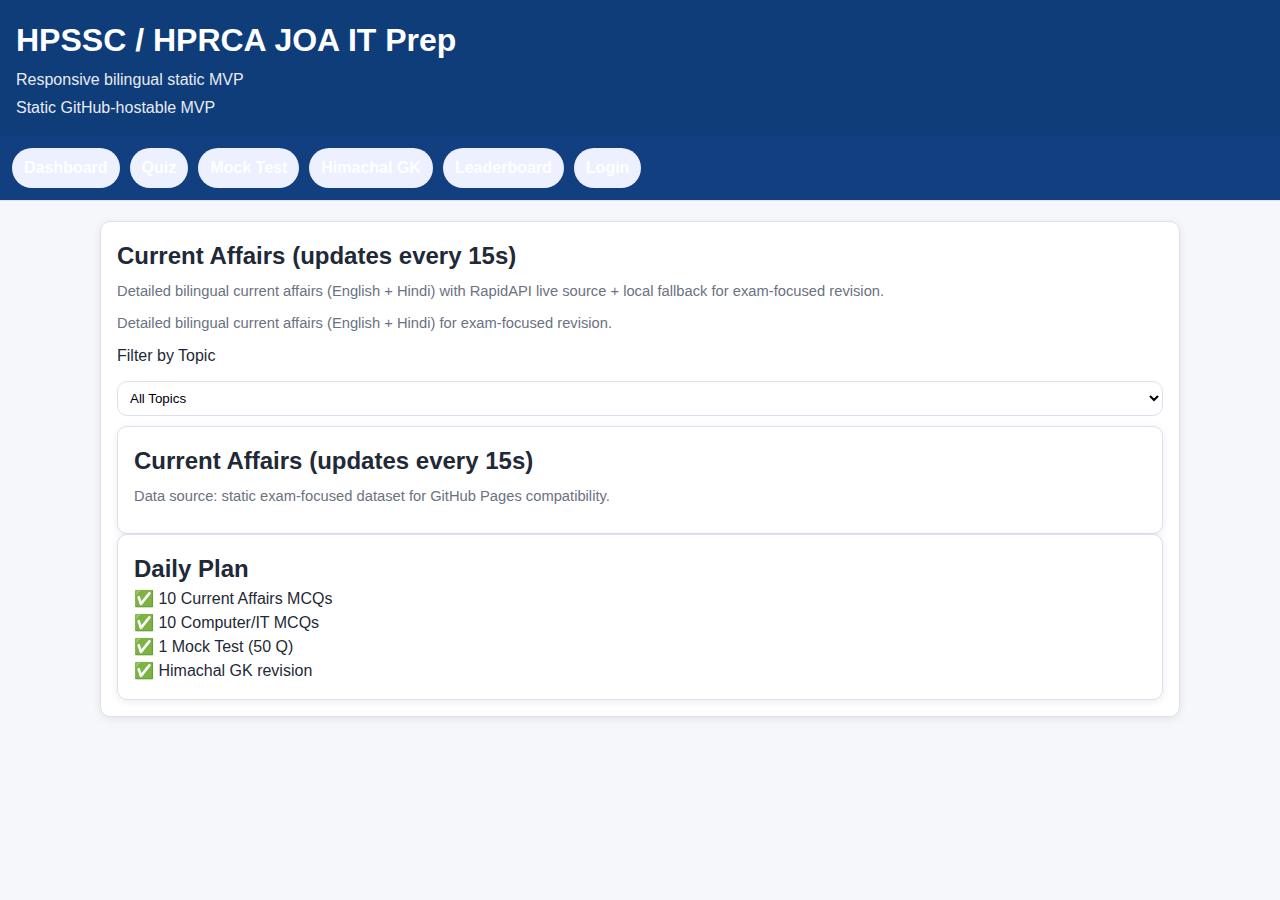
<file: index.html>
<!DOCTYPE html>
<html lang="en">
<head>
  <meta charset="UTF-8" />
  <meta name="viewport" content="width=device-width, initial-scale=1.0" />
  <title>HPSSC/HPRCA JOA IT Prep</title>
  <link rel="stylesheet" href="assets/css/styles.css" />
  <script defer src="assets/js/app.js"></script>
  <script defer src="assets/js/dashboard.js"></script>
</head>
<body>
<header>
  <h1>HPSSC / HPRCA JOA IT Prep</h1>
  <p class="subtitle">Responsive bilingual static MVP</p>
  <p class="subtitle">Static GitHub-hostable MVP</p>
</header>
<nav>
  <a href="index.html">Dashboard</a>
  <a href="quiz.html">Quiz</a>
  <a href="mock.html">Mock Test</a>
  <a href="himachal.html">Himachal GK</a>
  <a href="leaderboard.html">Leaderboard</a>
  <a href="login.html" id="auth-link">Login</a>
</nav>

<main class="container grid">
  <section class="card span-2">
    <h2>Current Affairs (updates every 15s)</h2>
    <p class="hint">Detailed bilingual current affairs (English + Hindi) with RapidAPI live source + local fallback for exam-focused revision.</p>
    <p class="hint">Detailed bilingual current affairs (English + Hindi) for exam-focused revision.</p>
    <label for="news-topic-filter">Filter by Topic</label>
    <select id="news-topic-filter">
      <option value="all">All Topics</option>
      <option value="government_schemes">Government Schemes / सरकारी योजनाएँ</option>
      <option value="economy">Economy / अर्थव्यवस्था</option>
      <option value="science_technology">Science & Technology / विज्ञान और प्रौद्योगिकी</option>
      <option value="awards">Awards / पुरस्कार</option>
      <option value="sports">Sports / खेल</option>
      <option value="himachal_current">Himachal Current Affairs / हिमाचल समसामयिकी</option>
    </select>
  <section class="card">
    <h2>Current Affairs (updates every 15s)</h2>
    <p class="hint">Data source: static exam-focused dataset for GitHub Pages compatibility.</p>
    <ul id="news-list" class="news-list"></ul>
  </section>

  <section class="card">
    <h2>Daily Plan</h2>
    <p>✅ 10 Current Affairs MCQs</p>
    <p>✅ 10 Computer/IT MCQs</p>
    <p>✅ 1 Mock Test (50 Q)</p>
    <p>✅ Himachal GK revision</p>
  </section>
</main>
</body>
</html>
</file>
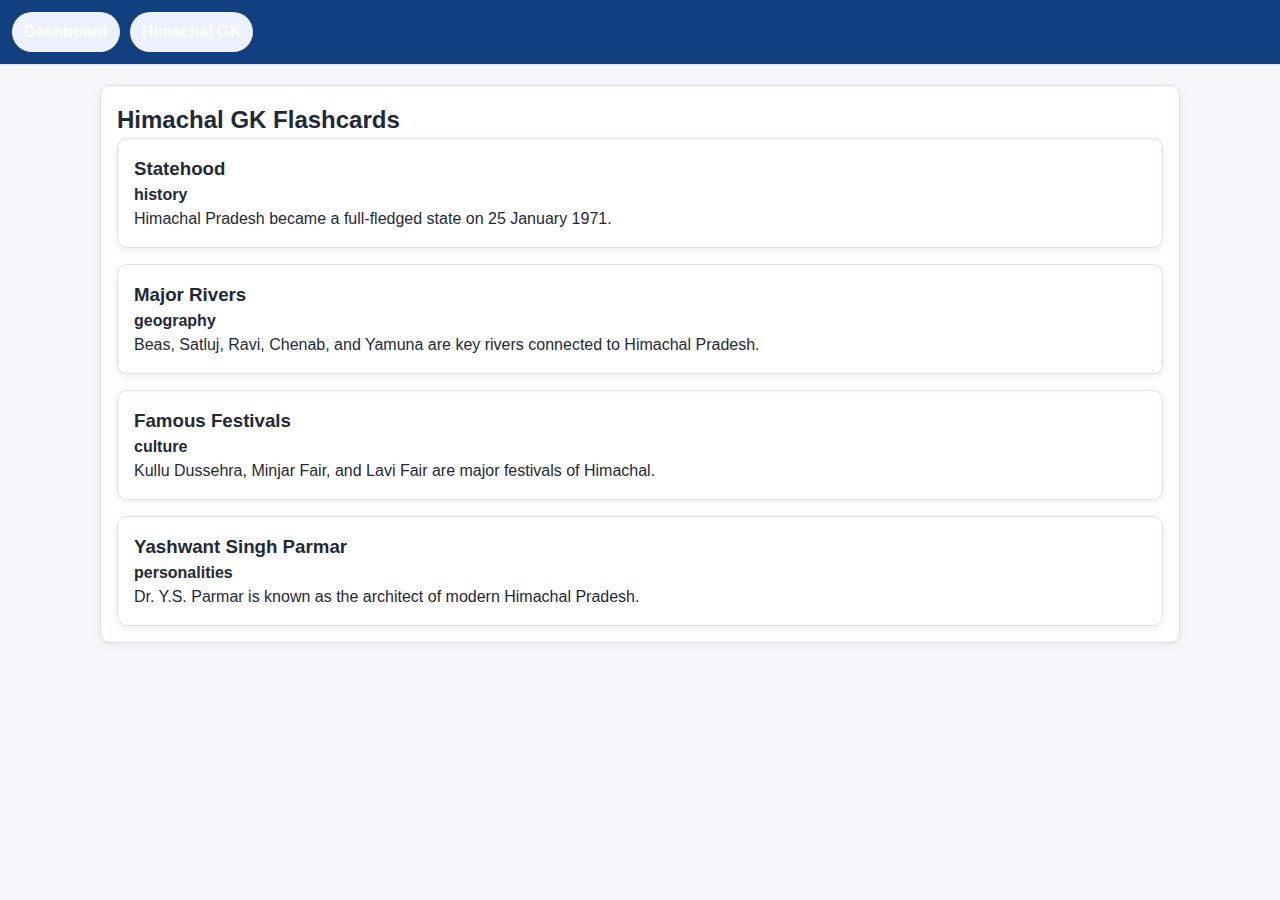
<file: himachal.html>
<!DOCTYPE html>
<html lang="en">
<head>
  <meta charset="UTF-8"><meta name="viewport" content="width=device-width, initial-scale=1.0">
  <title>Himachal GK</title>
  <link rel="stylesheet" href="assets/css/styles.css">
  <script defer src="assets/js/app.js"></script>
  <script defer src="assets/js/himachal.js"></script>
</head>
<body>
<nav><a href="index.html">Dashboard</a><a href="himachal.html">Himachal GK</a></nav>
<main class="container">
  <div class="card">
    <h2>Himachal GK Flashcards</h2>
    <div id="hp-cards" class="grid"></div>
  </div>
</main>
</body>
</html>
</file>
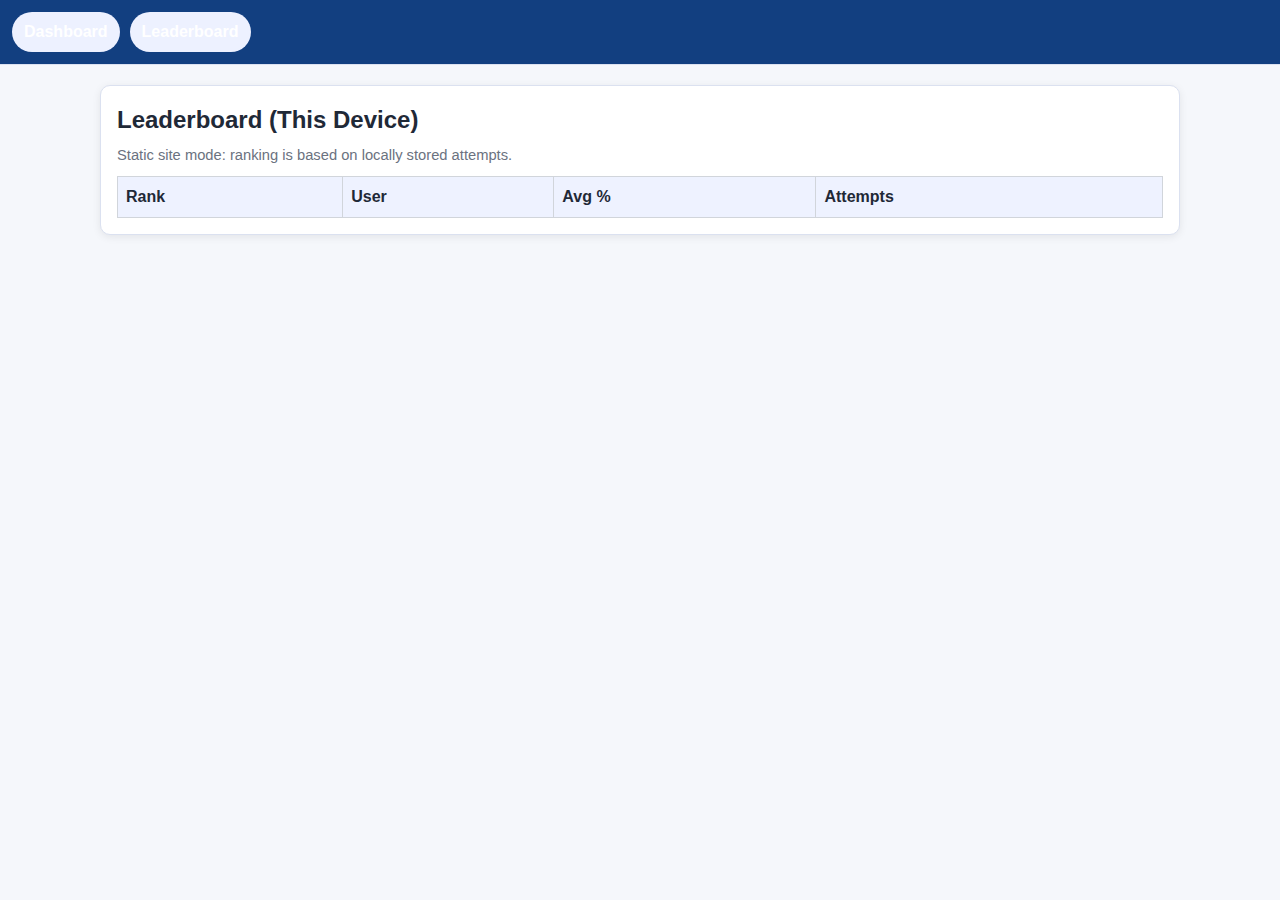
<file: leaderboard.html>
<!DOCTYPE html>
<html lang="en">
<head>
  <meta charset="UTF-8"><meta name="viewport" content="width=device-width, initial-scale=1.0">
  <title>Leaderboard</title>
  <link rel="stylesheet" href="assets/css/styles.css">
  <script defer src="assets/js/app.js"></script>
  <script defer src="assets/js/leaderboard.js"></script>
</head>
<body>
<nav><a href="index.html">Dashboard</a><a href="leaderboard.html">Leaderboard</a></nav>
<main class="container">
  <div class="card">
    <h2>Leaderboard (This Device)</h2>
    <p class="hint">Static site mode: ranking is based on locally stored attempts.</p>
    <table class="table">
      <thead><tr><th>Rank</th><th>User</th><th>Avg %</th><th>Attempts</th></tr></thead>
      <tbody id="leaderboard-body"></tbody>
    </table>
  </div>
</main>
</body>
</html>
</file>
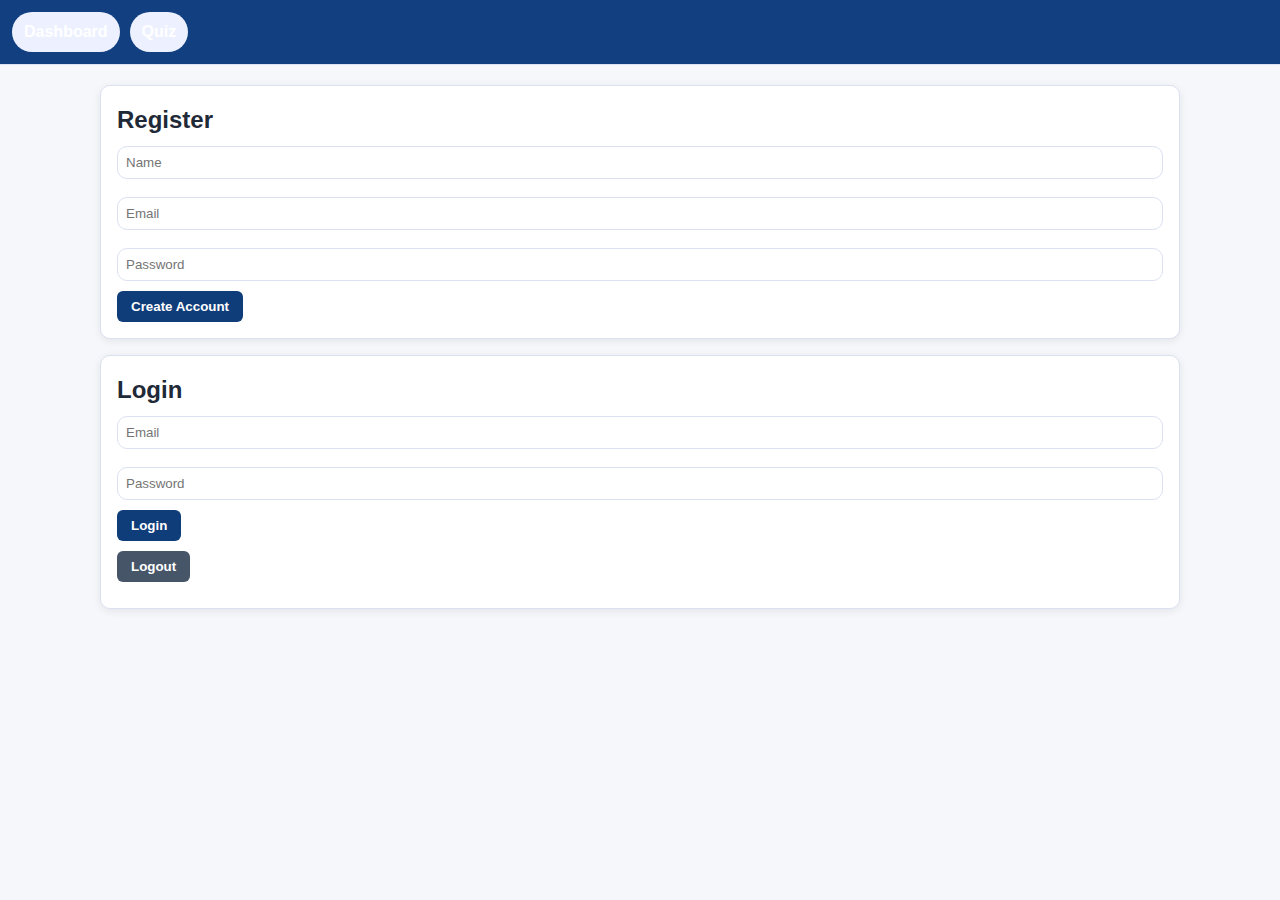
<file: login.html>
<!DOCTYPE html>
<html lang="en">
<head>
  <meta charset="UTF-8"><meta name="viewport" content="width=device-width, initial-scale=1.0">
  <title>Login/Register</title>
  <link rel="stylesheet" href="assets/css/styles.css">
  <script defer src="assets/js/app.js"></script>
  <script defer src="assets/js/auth.js"></script>
</head>
<body>
<nav>
  <a href="index.html">Dashboard</a>
  <a href="quiz.html">Quiz</a>
</nav>
<main class="container grid">
  <section class="card">
    <h2>Register</h2>
    <form id="register-form">
      <input name="name" placeholder="Name" required>
      <input type="email" name="email" placeholder="Email" required>
      <input type="password" name="password" placeholder="Password" required>
      <button type="submit">Create Account</button>
    </form>
  </section>
  <section class="card">
    <h2>Login</h2>
    <form id="login-form">
      <input type="email" name="email" placeholder="Email" required>
      <input type="password" name="password" placeholder="Password" required>
      <button type="submit">Login</button>
    </form>
    <button id="logout-btn" class="secondary">Logout</button>
    <p id="auth-status" class="hint"></p>
  </section>
</main>
</body>
</html>
</file>
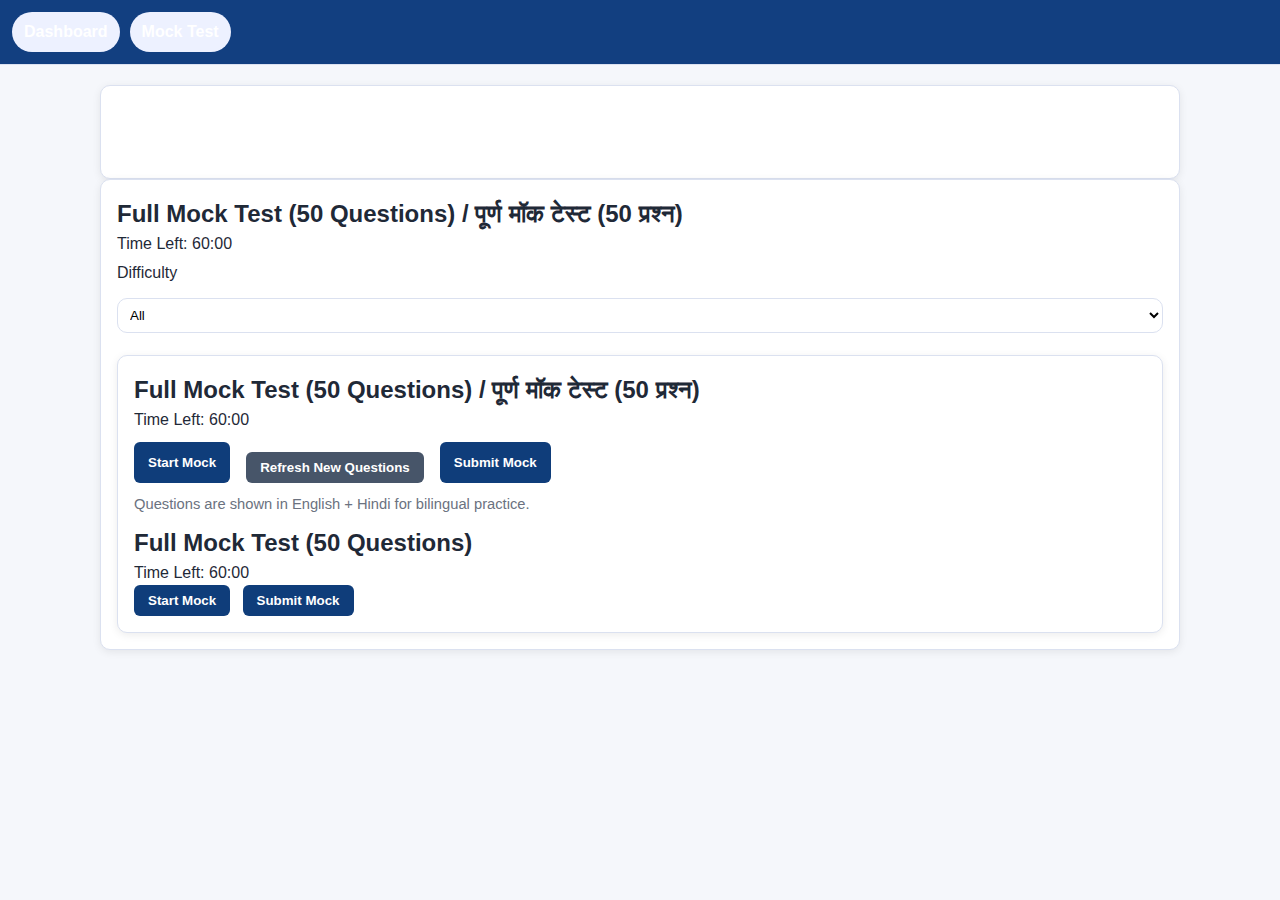
<file: mock.html>
<!DOCTYPE html>
<html lang="en">
<head>
  <meta charset="UTF-8"><meta name="viewport" content="width=device-width, initial-scale=1.0">
  <title>Mock Test</title>
  <link rel="stylesheet" href="assets/css/styles.css">
  <script defer src="assets/js/app.js"></script>
  <script defer src="assets/js/question-sources.js"></script>
  <script defer src="assets/js/mock.js"></script>
</head>
<body>
<nav><a href="index.html">Dashboard</a><a href="mock.html">Mock Test</a></nav>
<main class="container">
  <section class="hero card">
    <h2>JOA IT Mock Engine</h2>
    <p>50-question simulation with syllabus-only questions, difficulty control, and non-repeating refresh.</p>
  </section>

  <div class="card">
    <h2>Full Mock Test (50 Questions) / पूर्ण मॉक टेस्ट (50 प्रश्न)</h2>
    <p id="mock-timer">Time Left: 60:00</p>
    <div class="filter-row">
      <div>
        <label>Difficulty</label>
        <select id="mock-difficulty-filter">
          <option value="all">All</option>
          <option value="easy">Easy</option>
          <option value="medium">Medium</option>
          <option value="hard">Hard</option>
        </select>
      </div>
    </div>
  <div class="card">
    <h2>Full Mock Test (50 Questions) / पूर्ण मॉक टेस्ट (50 प्रश्न)</h2>
    <p id="mock-timer">Time Left: 60:00</p>
    <div class="actions">
      <button id="start-mock">Start Mock</button>
      <button id="refresh-mock" class="secondary">Refresh New Questions</button>
      <button id="submit-mock">Submit Mock</button>
    </div>
    <p class="hint">Questions are shown in English + Hindi for bilingual practice.</p>
    <p id="mock-source" class="hint"></p>
    <h2>Full Mock Test (50 Questions)</h2>
    <p id="mock-timer">Time Left: 60:00</p>
    <button id="start-mock">Start Mock</button>
    <button id="submit-mock">Submit Mock</button>
    <div id="mock-container" class="grid"></div>
  </div>
</main>
</body>
</html>
</file>
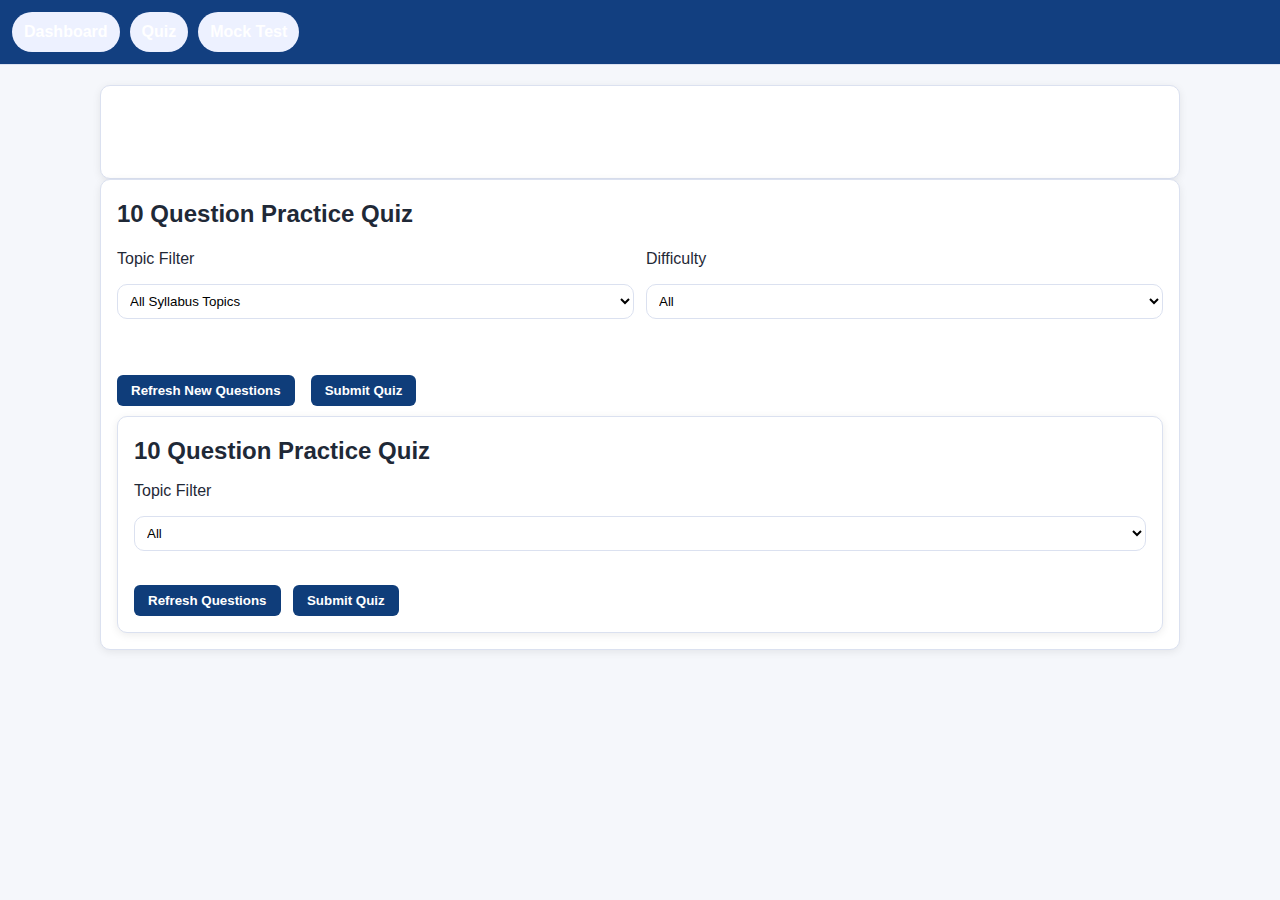
<file: quiz.html>
<!DOCTYPE html>
<html lang="en">
<head>
  <meta charset="UTF-8"><meta name="viewport" content="width=device-width, initial-scale=1.0">
  <title>Quiz</title>
  <link rel="stylesheet" href="assets/css/styles.css">
  <script defer src="assets/js/app.js"></script>
  <script defer src="assets/js/question-sources.js"></script>
  <script defer src="assets/js/quiz.js"></script>
</head>
<body>
<nav>
  <a href="index.html">Dashboard</a>
  <a href="quiz.html">Quiz</a>
  <a href="mock.html">Mock Test</a>
</nav>
<main class="container">
  <section class="hero card">
    <h2>Smart Practice Quiz</h2>
    <p>Now with syllabus-only filtering, non-repeating refresh, and difficulty selector.</p>
  </section>

  <div class="card">
    <h2>10 Question Practice Quiz</h2>
    <p id="quiz-user" class="hint"></p>
    <p id="question-source" class="hint"></p>

    <div class="filter-row">
      <div>
        <label>Topic Filter</label>
        <select id="topic-filter">
          <option value="all">All Syllabus Topics</option>
          <option value="current_affairs">Current Affairs</option>
          <option value="ms_office">MS Office</option>
          <option value="dbms">DBMS</option>
          <option value="networking">Networking</option>
          <option value="cyber_security">Cyber Security</option>
          <option value="himachal_gk">Himachal GK</option>
          <option value="computer_basics">Computer Basics</option>
          <option value="internet">Internet</option>
          <option value="windows">Windows</option>
        </select>
      </div>
      <div>
        <label>Difficulty</label>
        <select id="difficulty-filter">
          <option value="all">All</option>
          <option value="easy">Easy</option>
          <option value="medium">Medium</option>
          <option value="hard">Hard</option>
        </select>
      </div>
    </div>

    <div id="quiz-container" class="grid"></div>
    <br>
    <div class="actions">
      <button id="refresh-quiz">Refresh New Questions</button>
      <button id="submit-quiz">Submit Quiz</button>
    </div>
  <div class="card">
    <h2>10 Question Practice Quiz</h2>
    <p id="quiz-user" class="hint"></p>
    <label>Topic Filter</label>
    <select id="topic-filter">
      <option value="all">All</option>
      <option value="current_affairs">Current Affairs</option>
      <option value="ms_office">MS Office</option>
      <option value="dbms">DBMS</option>
      <option value="networking">Networking</option>
      <option value="cyber_security">Cyber Security</option>
      <option value="himachal_gk">Himachal GK</option>
    </select>
    <div id="quiz-container" class="grid"></div>
    <br>
    <button id="refresh-quiz">Refresh Questions</button>
    <button id="submit-quiz">Submit Quiz</button>
  </div>
</main>
</body>
</html>
</file>
<file: assets/css/styles.css>
:root {
  --bg: #f6f8fc;
  --text: #1f2937;
  --muted: #6b7280;
  --primary: #2f4fb6;
  --primary-dark: #243d8c;
  --card: #ffffff;
  --border: #dbe1f0;
}

* { box-sizing: border-box; margin: 0; padding: 0; }
body {
  font-family: Inter, system-ui, -apple-system, Segoe UI, Roboto, Arial, sans-serif;
  background: radial-gradient(circle at top right, #eef2ff, var(--bg));
  color: var(--text);
  line-height: 1.5;
}

header {
  background: linear-gradient(135deg, #243b8f, #415fc5);
  color: #fff;
  padding: 20px 16px;
}

header h1 { font-size: clamp(1.25rem, 3vw, 2rem); }
.subtitle { opacity: 0.9; margin-top: 6px; }

nav {
  display: flex;
  gap: 8px;
  flex-wrap: wrap;
  align-items: center;
  padding: 12px 16px;
  background: #fff;
  border-bottom: 1px solid var(--border);
  position: sticky;
  top: 0;
  z-index: 10;
}
nav a {
  text-decoration: none;
  color: var(--primary);
  font-weight: 600;
  background: #edf1ff;
  border-radius: 999px;
  padding: 8px 12px;
}
nav a:hover { background: #dfe7ff; }

.container { width: min(1120px, 94%); margin: 20px auto; }
.grid {
  display: grid;
  gap: 16px;
  grid-template-columns: repeat(12, minmax(0, 1fr));
}
.span-2 { grid-column: span 8; }
.grid > .card:not(.span-2) { grid-column: span 4; }

.card {
  background: var(--card);
  border-radius: 14px;
  border: 1px solid var(--border);
  padding: 16px;
  box-shadow: 0 10px 24px rgba(30, 64, 175, 0.07);
}

.hint { color: var(--muted); font-size: 0.92rem; margin: 6px 0 10px; }
.text-hi { color: #374151; font-size: 0.95em; }

button {
  background: var(--primary);
  color: #fff;
  border: none;
  border-radius: 10px;
  padding: 10px 14px;
  cursor: pointer;
  font-weight: 600;
}
button:hover { background: var(--primary-dark); }
button.secondary { background: #475569; }

.actions { display: flex; gap: 8px; flex-wrap: wrap; margin: 10px 0; }

input, select {
  width: 100%;
  padding: 10px;
  margin-top: 8px;
  margin-bottom: 10px;
  border: 1px solid var(--border);
  border-radius: 10px;
  background: #fff;
}

label { display: block; margin: 6px 0; }

ul.news-list { list-style: none; display: grid; gap: 10px; }
.news-item {
  border: 1px solid var(--border);
  border-radius: 10px;
  padding: 12px;
  background: #fafbff;
}
.news-item a { text-decoration: none; display: block; margin-bottom: 4px; }
.news-title-en { display: block; color: var(--primary); font-weight: 700; }
.news-title-hi { display: block; color: #334155; font-weight: 600; }
.news-desc-en, .news-desc-hi { font-size: 0.93rem; margin-top: 4px; color: #475569; }
.news-item small { display: block; margin-top: 6px; color: var(--muted); }

.table { width: 100%; border-collapse: collapse; }
.table th, .table td { border: 1px solid var(--border); padding: 8px; text-align: left; }
.table th { background: #eef2ff; }

@media (max-width: 1024px) {
  .span-2, .grid > .card:not(.span-2) { grid-column: span 12; }
}

@media (max-width: 640px) {
  .container { width: 95%; margin: 14px auto; }
  nav { padding: 10px; gap: 6px; }
  nav a { padding: 7px 10px; font-size: 0.9rem; }
  .card { padding: 12px; }
  button { width: 100%; }
  .actions { display: grid; grid-template-columns: 1fr; }
}


.hero {
  background: linear-gradient(135deg, #1e3a8a 0%, #4338ca 45%, #0ea5e9 100%);
  color: white;
}

.hero p { opacity: 0.95; }

.filter-row {
  display: grid;
  grid-template-columns: repeat(auto-fit, minmax(220px, 1fr));
  gap: 12px;
  margin-bottom: 12px;
}

.chip {
  display: inline-block;
  padding: 3px 8px;
  border-radius: 999px;
  background: #eef2ff;
  color: #334155;
  font-size: 0.75rem;
  margin-top: 6px;
  margin-right: 4px;
}

.question-card {
  border-left: 4px solid #6366f1;
}

@media (max-width: 640px) {
  .hero { padding: 14px; }
  .chip { font-size: 0.7rem; }
}
* { box-sizing: border-box; margin: 0; padding: 0; }
body { font-family: Arial, sans-serif; background: #f5f7fb; color: #1f2937; }
header { background: #0f3d7a; color: #fff; padding: 16px; }
.subtitle { opacity: 0.9; margin-top: 4px; }
nav { background: #123f80; color: #fff; padding: 12px; display: flex; flex-wrap: wrap; gap: 10px; }
nav a { color: #fff; text-decoration: none; font-weight: 600; }
.container { width: min(1080px, 92%); margin: 20px auto; }
.grid { display: grid; gap: 16px; grid-template-columns: repeat(auto-fit, minmax(260px, 1fr)); }
.card { background: #fff; border-radius: 10px; padding: 16px; box-shadow: 0 2px 8px rgba(0,0,0,0.08); }
.hint { color: #6b7280; font-size: 0.92rem; margin: 6px 0 10px; }
button { background: #0f3d7a; color: #fff; border: none; border-radius: 6px; padding: 8px 14px; cursor: pointer; margin-right: 8px; }
button.secondary { background: #475569; margin-top: 10px; }
input, select { width: 100%; padding: 8px; margin-top: 8px; margin-bottom: 10px; }
label { display: block; margin: 5px 0; }
ul.news-list { list-style: none; display: grid; gap: 10px; }
ul.news-list li a { color: #0f3d7a; font-weight: 600; text-decoration: none; display: block; }
ul.news-list small { color: #6b7280; }
.table { width: 100%; border-collapse: collapse; }
.table th, .table td { border: 1px solid #d1d5db; padding: 8px; text-align: left; }
.table th { background: #eef2ff; }
</file>
